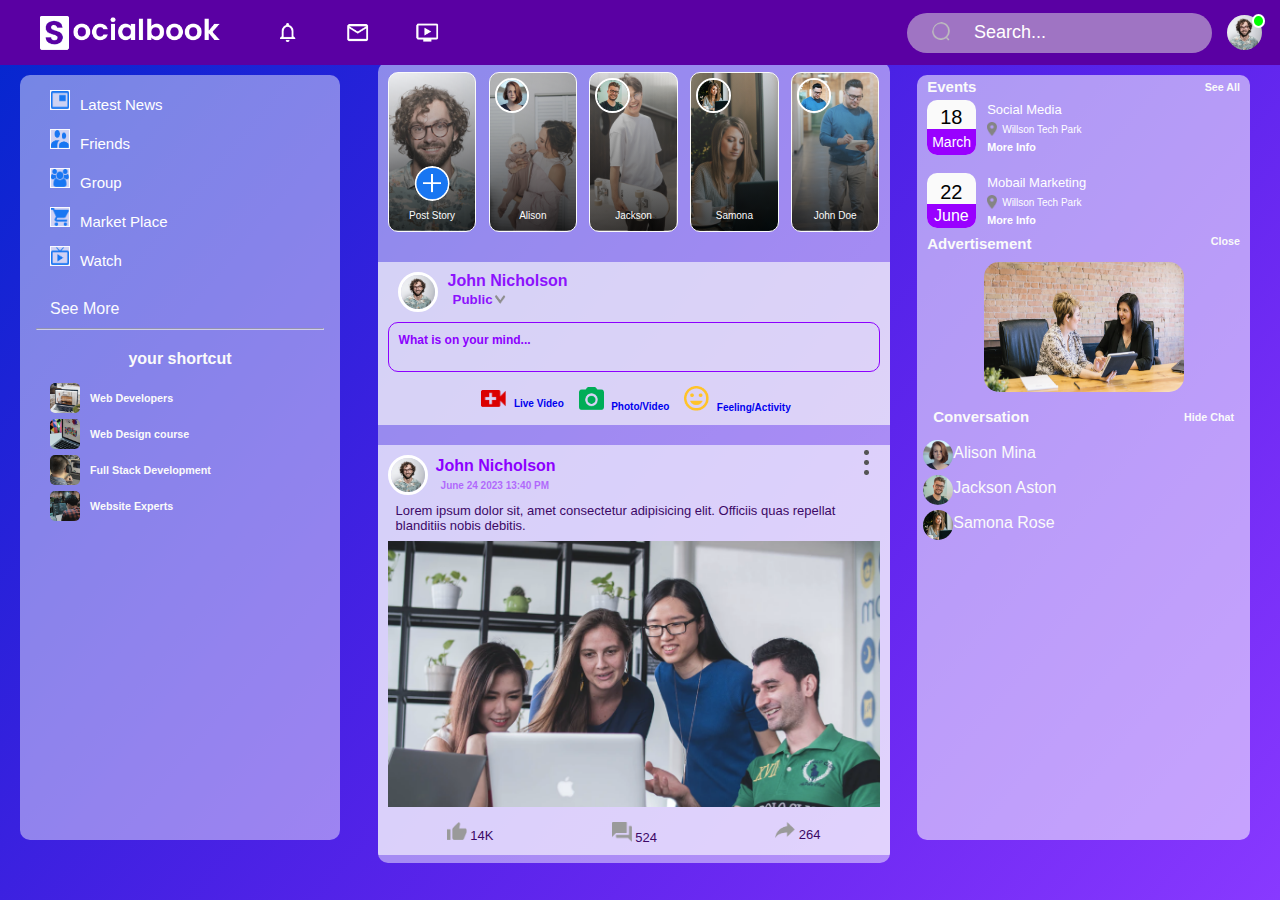
<file: index.html>
<!DOCTYPE html>
<html lang="en">
<head>
  <meta charset="UTF-8">
  <meta name="viewport" content="width=device-width, initial-scale=1.0">
  <title>Social Book</title>
  <link rel="shortcut icon" href="images/group.png">
  <link rel="stylesheet" href="style.css">
</head>
<body>
<!--................. nav ...............  -->
  <nav class="nave">
    <div class="left">
      <img class="logo" src="images/logo2.png">
      <ul>
        <li><img src="images/notification.png"></li>
        <li><img src="images/inbox.png"></li>
        <li><img src="images/video.png"></li>
      </ul>
    </div>

    <div class="right">
      <div class="search">
        <img src="images/search.png">
        <input type="text" placeholder="Search...">
      </div>
      <img src="images/profile-pic.png" onclick="show()">
    </div>

    <div class="drop-down-setting">
      <a href="profile.html"><div class="profile">
        <img src="images/profile-pic.png">  
        <div>
          <p>John Nicholson</p>
          <h6>See Your Profile</h6>
        </div></a>
        <label class="theme-switch">
          <input onclick="profDarck()" type="checkbox" class="theme-switch__checkbox">
          <div class="theme-switch__container">
            <div class="theme-switch__clouds"></div>
            <div class="theme-switch__stars-container">
              <svg xmlns="http://www.w3.org/2000/svg" viewBox="0 0 144 55" fill="none">
                <path fill-rule="evenodd" clip-rule="evenodd" d="M135.831 3.00688C135.055 3.85027 134.111 4.29946 133 4.35447C134.111 4.40947 135.055 4.85867 135.831 5.71123C136.607 6.55462 136.996 7.56303 136.996 8.72727C136.996 7.95722 137.172 7.25134 137.525 6.59129C137.886 5.93124 138.372 5.39954 138.98 5.00535C139.598 4.60199 140.268 4.39114 141 4.35447C139.88 4.2903 138.936 3.85027 138.16 3.00688C137.384 2.16348 136.996 1.16425 136.996 0C136.996 1.16425 136.607 2.16348 135.831 3.00688ZM31 23.3545C32.1114 23.2995 33.0551 22.8503 33.8313 22.0069C34.6075 21.1635 34.9956 20.1642 34.9956 19C34.9956 20.1642 35.3837 21.1635 36.1599 22.0069C36.9361 22.8503 37.8798 23.2903 39 23.3545C38.2679 23.3911 37.5976 23.602 36.9802 24.0053C36.3716 24.3995 35.8864 24.9312 35.5248 25.5913C35.172 26.2513 34.9956 26.9572 34.9956 27.7273C34.9956 26.563 34.6075 25.5546 33.8313 24.7112C33.0551 23.8587 32.1114 23.4095 31 23.3545ZM0 36.3545C1.11136 36.2995 2.05513 35.8503 2.83131 35.0069C3.6075 34.1635 3.99559 33.1642 3.99559 32C3.99559 33.1642 4.38368 34.1635 5.15987 35.0069C5.93605 35.8503 6.87982 36.2903 8 36.3545C7.26792 36.3911 6.59757 36.602 5.98015 37.0053C5.37155 37.3995 4.88644 37.9312 4.52481 38.5913C4.172 39.2513 3.99559 39.9572 3.99559 40.7273C3.99559 39.563 3.6075 38.5546 2.83131 37.7112C2.05513 36.8587 1.11136 36.4095 0 36.3545ZM56.8313 24.0069C56.0551 24.8503 55.1114 25.2995 54 25.3545C55.1114 25.4095 56.0551 25.8587 56.8313 26.7112C57.6075 27.5546 57.9956 28.563 57.9956 29.7273C57.9956 28.9572 58.172 28.2513 58.5248 27.5913C58.8864 26.9312 59.3716 26.3995 59.9802 26.0053C60.5976 25.602 61.2679 25.3911 62 25.3545C60.8798 25.2903 59.9361 24.8503 59.1599 24.0069C58.3837 23.1635 57.9956 22.1642 57.9956 21C57.9956 22.1642 57.6075 23.1635 56.8313 24.0069ZM81 25.3545C82.1114 25.2995 83.0551 24.8503 83.8313 24.0069C84.6075 23.1635 84.9956 22.1642 84.9956 21C84.9956 22.1642 85.3837 23.1635 86.1599 24.0069C86.9361 24.8503 87.8798 25.2903 89 25.3545C88.2679 25.3911 87.5976 25.602 86.9802 26.0053C86.3716 26.3995 85.8864 26.9312 85.5248 27.5913C85.172 28.2513 84.9956 28.9572 84.9956 29.7273C84.9956 28.563 84.6075 27.5546 83.8313 26.7112C83.0551 25.8587 82.1114 25.4095 81 25.3545ZM136 36.3545C137.111 36.2995 138.055 35.8503 138.831 35.0069C139.607 34.1635 139.996 33.1642 139.996 32C139.996 33.1642 140.384 34.1635 141.16 35.0069C141.936 35.8503 142.88 36.2903 144 36.3545C143.268 36.3911 142.598 36.602 141.98 37.0053C141.372 37.3995 140.886 37.9312 140.525 38.5913C140.172 39.2513 139.996 39.9572 139.996 40.7273C139.996 39.563 139.607 38.5546 138.831 37.7112C138.055 36.8587 137.111 36.4095 136 36.3545ZM101.831 49.0069C101.055 49.8503 100.111 50.2995 99 50.3545C100.111 50.4095 101.055 50.8587 101.831 51.7112C102.607 52.5546 102.996 53.563 102.996 54.7273C102.996 53.9572 103.172 53.2513 103.525 52.5913C103.886 51.9312 104.372 51.3995 104.98 51.0053C105.598 50.602 106.268 50.3911 107 50.3545C105.88 50.2903 104.936 49.8503 104.16 49.0069C103.384 48.1635 102.996 47.1642 102.996 46C102.996 47.1642 102.607 48.1635 101.831 49.0069Z" fill="currentColor"></path>
              </svg>
            </div>
            <div class="theme-switch__circle-container">
              <div class="theme-switch__sun-moon-container">
                <div class="theme-switch__moon">
                  <div class="theme-switch__spot"></div>
                  <div class="theme-switch__spot"></div>
                  <div class="theme-switch__spot"></div>
                </div>
              </div>
            </div>
          </div>
        </label>
      </div>
      <hr>
      <a href="#"><div class="feedback">
        <img src="images/feedback.png">
        <div>
          <p>Give Feedback</p>
          <h6>Help us to improve the new design</h6>
        </div>
      </div></a>
      <hr>
      <div class="settings">
        <a href="#"><div><img src="images/setting.png">Settings & Privacy <img class="ic" src="images/arrow.png"></div></a>
        <a href="#"><div><img src="images/help.png">Help & Support <img class="ic" src="images/arrow.png"></div></a>
        <a href="#"><div><img src="images/display.png">Display & Accessibility <img class="ic" src="images/arrow.png"></div></a>
        <a href="#"><div><img src="images/logout.png">Logout <img class="ic" src="images/arrow.png"></div></a>
      </div>
    </div>

  </nav>

  <div class="container">
<!--.................. aside................ -->
    <aside class="container-left">
      <div class="shorts">
        <a href="#"><img src="images/news.png"><span>Latest News</span></a>
        <a href="#"><img src="images/friends.png"><span>Friends</span></a>
        <a href="#"><img src="images/group.png"><span>Group</span></a>
        <a href="#"><img src="images/marketplace.png"><span>Market Place</span></a>
        <a href="#"><img src="images/watch.png"><span>Watch</span></a>
        <a id="seemore" href="#">See More</a>
      </div>
      
      <hr>
      <h4>your shortcut</h4>
      <div class="sortcuts">
        <a href="#"><img src="images/shortcut-1.png"><h6>Web Developers</h6></a>
        <a href="#"><img src="images/shortcut-2.png"><h6>Web Design course</h6></a>
        <a href="#"><img src="images/shortcut-3.png"><h6>Full Stack Development</h6></a>
        <a href="#"><img src="images/shortcut-4.png"><h6>Website Experts</h6></a>
      </div>
    </aside>
<!--................. main ..................-->
    <main>
      <div class="story-gallery">
        <div class="story story1">
          <img class="im" src="images/upload.png">
          <p>Post Story</p>
        </div>
        <div class="story story2">
          <img class="im" src="images/member-1.png">
          <p>Alison</p>
        </div>
        <div class="story story3">
          <img class="im" src="images/member-2.png">
          <p>Jackson</p>
        </div>
        <div class="story story4">
          <img class="im" src="images/member-3.png">
          <p>Samona</p>
        </div>
        <div class="story story5">
          <img class="im" src="images/member-4.png">
          <p>John Doe</p>
        </div>
      </div>

      <div class="write-post-container">
        <div class="prof">
          <img src="images/profile-pic.png" alt="">
          <div>
            <p>John Nicholson</p>
            <small>Public <img src="images/arrow.png"></small>
          </div>
        </div>
        

        <div class="textarea">
          <textarea placeholder="What is on your mind..." rows="2"></textarea>
        </div>
        <div class="post-link">
          <a href="#">
            <img src="images/live-video.png">
            <small>Live Video</small>
          </a>
          <a href="#">
            <img src="images/photo.png">
            <small>Photo/Video</small>
          </a>
          <a href="#">
            <img src="images/feeling.png">
            <small>Feeling/Activity</small>
          </a>
        </div>
      </div>

      <div class="posts">
        <div class="prof">
          <img src="images/profile-pic.png" alt="">
          <div>
            <p>John Nicholson</p>
            <small>June 24 2023 13:40 PM</small>
          </div>
          <div class="more">
            <img src="images/more.png">
          </div>
        </div>
        <p class="p">
          Lorem ipsum dolor sit, amet consectetur adipisicing elit. Officiis quas repellat blanditiis nobis debitis.
        </p>
        <img src="images/feed-image-1.png">
        <div class="pip">
          <div><img src="images/like.png"> 14K</div>
          <div><img src="images/comments.png"> 524</div>
          <div><img src="images/share.png"> 264</div>
        </div>
      </div>

      <div class="posts">
        <div class="prof">
          <img src="images/profile-pic.png" alt="">
          <div>
            <p>John Nicholson</p>
            <small>June 24 2023 13:40 PM</small>
          </div>
          <div class="more">
            <img src="images/more.png">
          </div>
        </div>
        <p class="p">
          Lorem ipsum dolor sit, amet consectetur adipisicing elit. Officiis quas repellat blanditiis nobis debitis.
        </p>
        <img src="images/feed-image-2.png">
        <div class="pip">
          <div><img src="images/like.png"> 14K</div>
          <div><img src="images/comments.png"> 524</div>
          <div><img src="images/share.png"> 264</div>
        </div>
      </div>

      <div class="posts">
        <div class="prof">
          <img src="images/profile-pic.png" alt="">
          <div>
            <p>John Nicholson</p>
            <small>June 24 2023 13:40 PM</small>
          </div>
          <div class="more">
            <img src="images/more.png">
          </div>
        </div>
        <p class="p">
          Lorem ipsum dolor sit, amet consectetur adipisicing elit. Officiis quas repellat blanditiis nobis debitis.
        </p>
        <img src="images/feed-image-3.png">
        <div class="pip">
          <div><img src="images/like.png"> 14K</div>
          <div><img src="images/comments.png"> 524</div>
          <div><img src="images/share.png"> 264</div>
        </div>
      </div>

      <div class="posts">
        <div class="prof">
          <img src="images/profile-pic.png" alt="">
          <div>
            <p>John Nicholson</p>
            <small>June 24 2023 13:40 PM</small>
          </div>
          <div class="more">
            <img src="images/more.png">
          </div>
        </div>
        <p class="p">
          Lorem ipsum dolor sit, amet consectetur adipisicing elit. Officiis quas repellat blanditiis nobis debitis.
        </p>
        <img src="images/feed-image-4.png">
        <div class="pip">
          <div><img src="images/like.png"> 14K</div>
          <div><img src="images/comments.png"> 524</div>
          <div><img src="images/share.png"> 264</div>
        </div>
      </div>

      <div class="posts">
        <div class="prof">
          <img src="images/profile-pic.png" alt="">
          <div>
            <p>John Nicholson</p>
            <small>June 24 2023 13:40 PM</small>
          </div>
          <div class="more">
            <img src="images/more.png">
          </div>
        </div>
        <p class="p">
          Lorem ipsum dolor sit, amet consectetur adipisicing elit. Officiis quas repellat blanditiis nobis debitis.
        </p>
        <img src="images/feed-image-5.png">
        <div class="pip">
          <div><img src="images/like.png"> 14K</div>
          <div><img src="images/comments.png"> 524</div>
          <div><img src="images/share.png"> 264</div>
        </div>
      </div>

    </main>
<!--................. aside ..................-->
    <aside class="cont-right">
      <div class="nav">
        <h3>Events</h3>
        <a href="#"><h6>See All</h6></a>
      </div>
      <div class="events">
        <div class="dat">
          <div class="march">
            <dt>18</dt>
            <p>March</p>
          </div>
          <div class="text">
            <p>Social Media</p>
            <div class="loc"><img src="images/location.png"><sup>Willson Tech Park</sup></div>
            <h5>More Info</h5>
          </div>
        </div>
        
      
        <div class="june">
          <dt>22</dt>
          <p>June</p>
        </div>
        <div class="text">
          <p>Mobail Marketing</p>
          <div class="loc"><img src="images/location.png"><sup>Willson Tech Park</sup></div>
          <h5>More Info</h5>
        </div>
      </div>
      <div class="advert">
        <div class="right-nav"><h3>Advertisement</h3><a href="#"><h6>Close</h6></a></div>
        <img src="images/advertisement.png">
      </div>
      <div class="conversation">
        <div class="conv-nav">
          <h3>Conversation</h3>
          <h6>Hide Chat</h6>
        </div>
        <div class="images">
          <div class="i1">
            <img src="images/member-1.png">
            Alison Mina
          </div>
          <div class="i1">
            <img src="images/member-2.png">
            Jackson Aston
          </div>
          <div class="i1">
            <img src="images/member-3.png">
            Samona Rose
          </div>
        </div>
      </div>

    </aside>

  </div>

  <script src="script.js"></script>
</body>
</html>
</file>
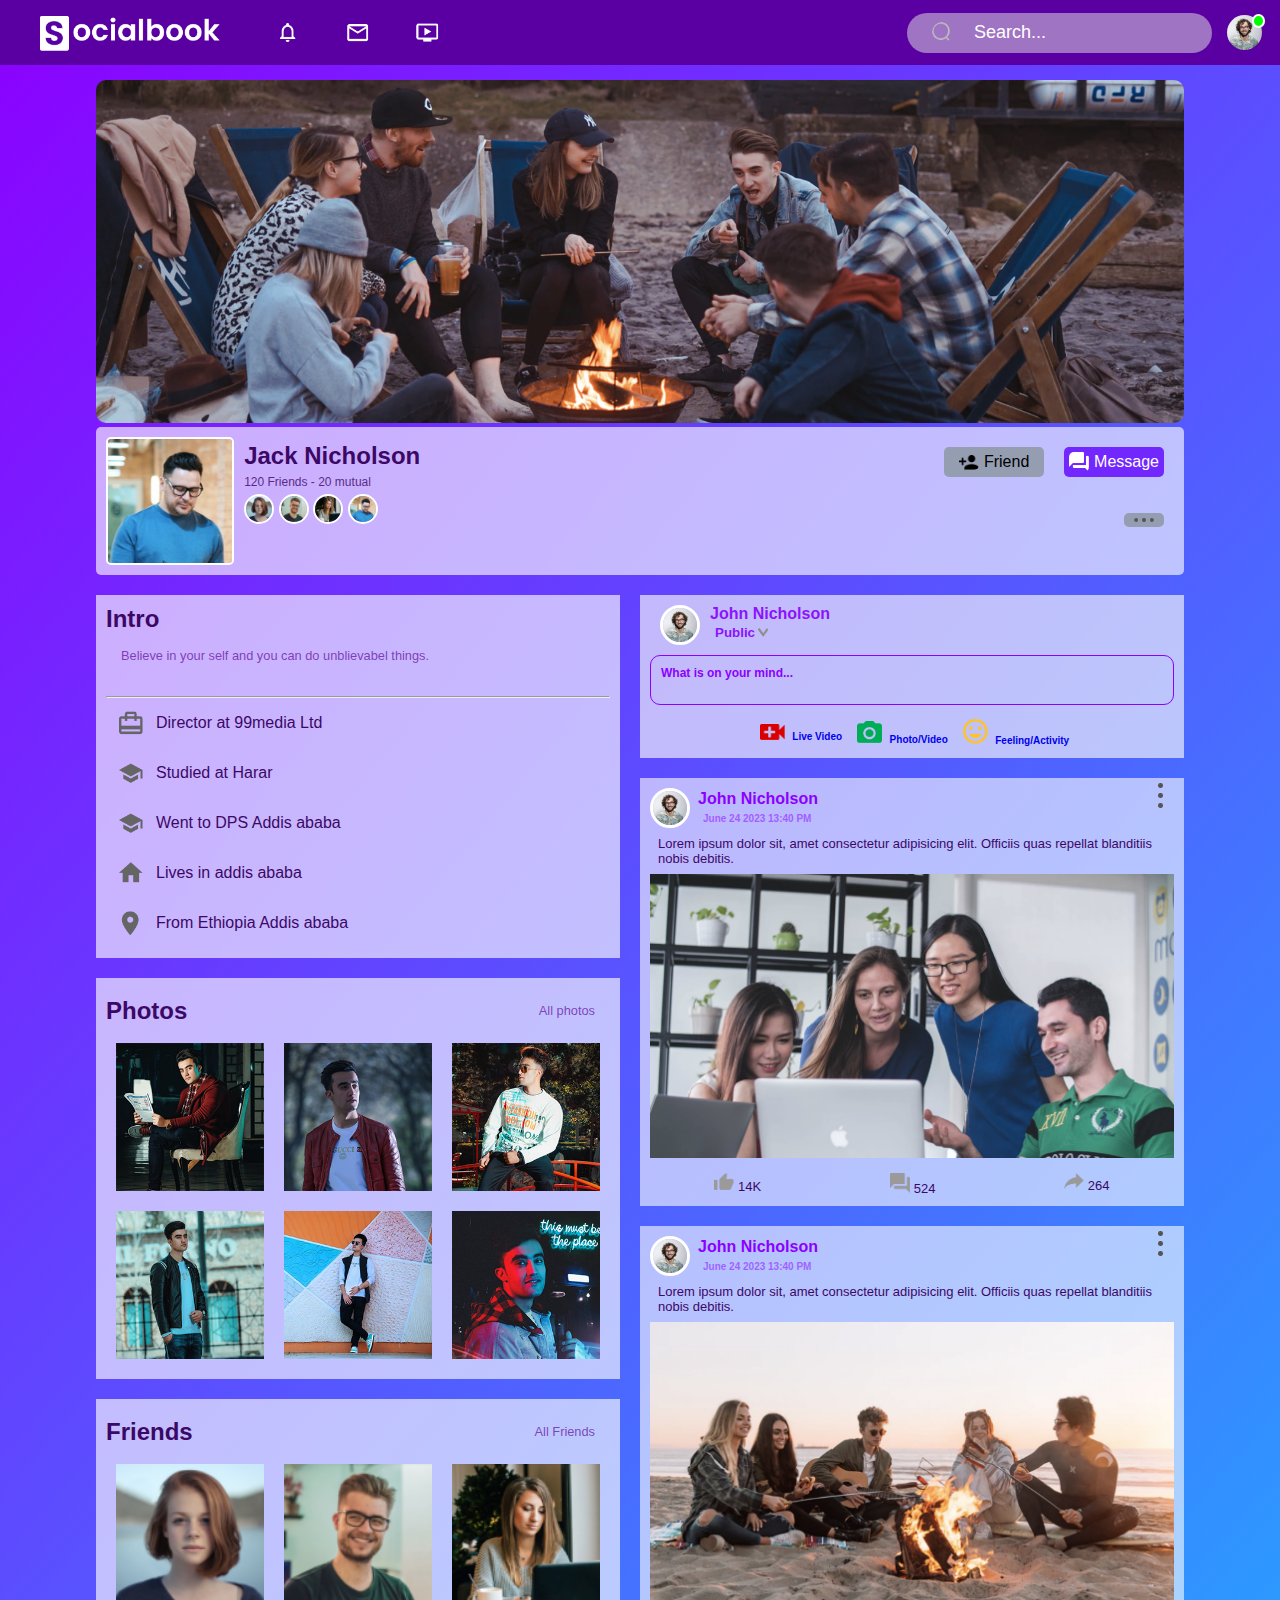
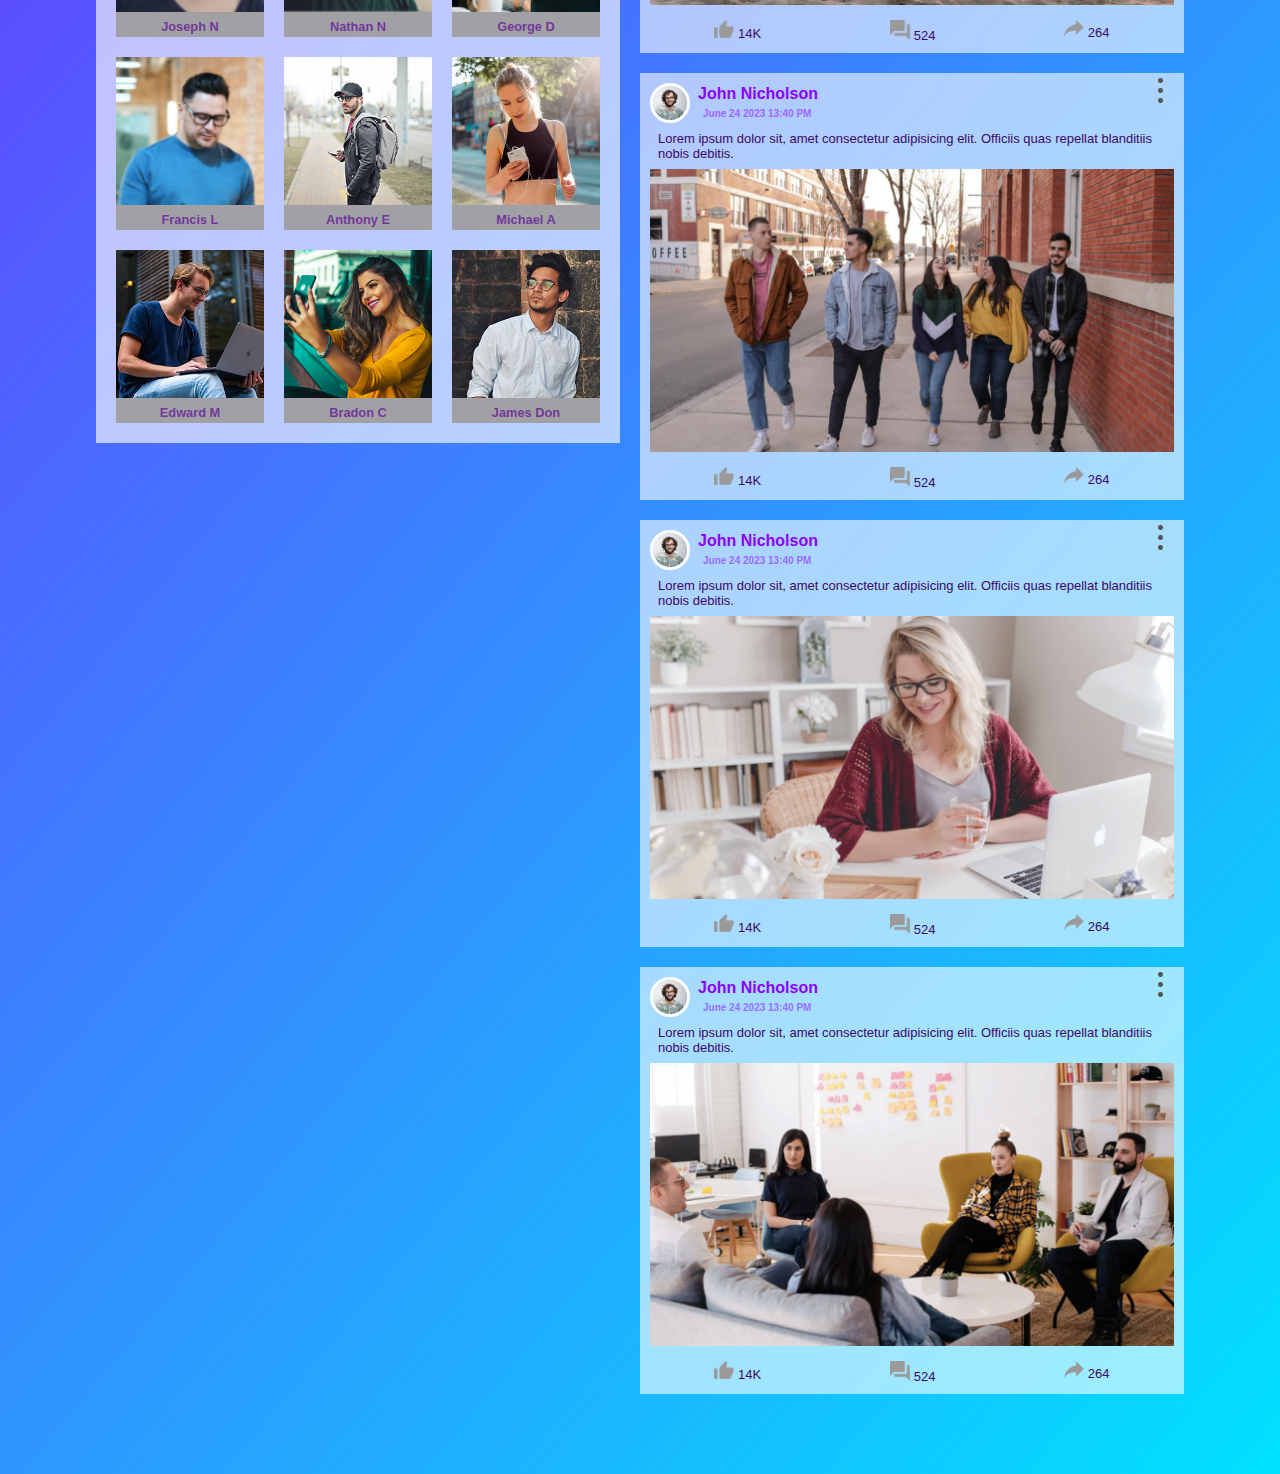
<file: profile.html>
<!DOCTYPE html>
<html lang="en">
<head>
  <meta charset="UTF-8">
  <meta name="viewport" content="width=device-width, initial-scale=1.0">
  <title>Profile Social Book</title>
  <link rel="shortcut icon" href="images/group.png">
  <link rel="stylesheet" href="style.css">
</head>
<body>
<!--................. nav ...............  -->
  <nav class="nave">
    <div class="left">
      <a href="index.html"><img class="logo" src="images/logo2.png"></a>
      <ul>
        <li><img src="images/notification.png"></li>
        <li><img src="images/inbox.png"></li>
        <li><img src="images/video.png"></li>
      </ul>
    </div>

    <div class="right">
      <div class="search">
        <img src="images/search.png">
        <input type="text" placeholder="Search...">
      </div>
      <img src="images/profile-pic.png" onclick="show()">
    </div>

    <div class="drop-down-setting">
      <div class="profile">
        <img src="images/profile-pic.png">  
        <div>
          <p>John Nicholson</p> 
          <h6>Phone: 1234567890</h6>
        </div>
        <!-- <label class="theme-switch">
          <input onclick="profDarck()" type="checkbox" class="theme-switch__checkbox">
          <div class="theme-switch__container">
            <div class="theme-switch__clouds"></div>
            <div class="theme-switch__stars-container">
              <svg xmlns="http://www.w3.org/2000/svg" viewBox="0 0 144 55" fill="none">
                <path fill-rule="evenodd" clip-rule="evenodd" d="M135.831 3.00688C135.055 3.85027 134.111 4.29946 133 4.35447C134.111 4.40947 135.055 4.85867 135.831 5.71123C136.607 6.55462 136.996 7.56303 136.996 8.72727C136.996 7.95722 137.172 7.25134 137.525 6.59129C137.886 5.93124 138.372 5.39954 138.98 5.00535C139.598 4.60199 140.268 4.39114 141 4.35447C139.88 4.2903 138.936 3.85027 138.16 3.00688C137.384 2.16348 136.996 1.16425 136.996 0C136.996 1.16425 136.607 2.16348 135.831 3.00688ZM31 23.3545C32.1114 23.2995 33.0551 22.8503 33.8313 22.0069C34.6075 21.1635 34.9956 20.1642 34.9956 19C34.9956 20.1642 35.3837 21.1635 36.1599 22.0069C36.9361 22.8503 37.8798 23.2903 39 23.3545C38.2679 23.3911 37.5976 23.602 36.9802 24.0053C36.3716 24.3995 35.8864 24.9312 35.5248 25.5913C35.172 26.2513 34.9956 26.9572 34.9956 27.7273C34.9956 26.563 34.6075 25.5546 33.8313 24.7112C33.0551 23.8587 32.1114 23.4095 31 23.3545ZM0 36.3545C1.11136 36.2995 2.05513 35.8503 2.83131 35.0069C3.6075 34.1635 3.99559 33.1642 3.99559 32C3.99559 33.1642 4.38368 34.1635 5.15987 35.0069C5.93605 35.8503 6.87982 36.2903 8 36.3545C7.26792 36.3911 6.59757 36.602 5.98015 37.0053C5.37155 37.3995 4.88644 37.9312 4.52481 38.5913C4.172 39.2513 3.99559 39.9572 3.99559 40.7273C3.99559 39.563 3.6075 38.5546 2.83131 37.7112C2.05513 36.8587 1.11136 36.4095 0 36.3545ZM56.8313 24.0069C56.0551 24.8503 55.1114 25.2995 54 25.3545C55.1114 25.4095 56.0551 25.8587 56.8313 26.7112C57.6075 27.5546 57.9956 28.563 57.9956 29.7273C57.9956 28.9572 58.172 28.2513 58.5248 27.5913C58.8864 26.9312 59.3716 26.3995 59.9802 26.0053C60.5976 25.602 61.2679 25.3911 62 25.3545C60.8798 25.2903 59.9361 24.8503 59.1599 24.0069C58.3837 23.1635 57.9956 22.1642 57.9956 21C57.9956 22.1642 57.6075 23.1635 56.8313 24.0069ZM81 25.3545C82.1114 25.2995 83.0551 24.8503 83.8313 24.0069C84.6075 23.1635 84.9956 22.1642 84.9956 21C84.9956 22.1642 85.3837 23.1635 86.1599 24.0069C86.9361 24.8503 87.8798 25.2903 89 25.3545C88.2679 25.3911 87.5976 25.602 86.9802 26.0053C86.3716 26.3995 85.8864 26.9312 85.5248 27.5913C85.172 28.2513 84.9956 28.9572 84.9956 29.7273C84.9956 28.563 84.6075 27.5546 83.8313 26.7112C83.0551 25.8587 82.1114 25.4095 81 25.3545ZM136 36.3545C137.111 36.2995 138.055 35.8503 138.831 35.0069C139.607 34.1635 139.996 33.1642 139.996 32C139.996 33.1642 140.384 34.1635 141.16 35.0069C141.936 35.8503 142.88 36.2903 144 36.3545C143.268 36.3911 142.598 36.602 141.98 37.0053C141.372 37.3995 140.886 37.9312 140.525 38.5913C140.172 39.2513 139.996 39.9572 139.996 40.7273C139.996 39.563 139.607 38.5546 138.831 37.7112C138.055 36.8587 137.111 36.4095 136 36.3545ZM101.831 49.0069C101.055 49.8503 100.111 50.2995 99 50.3545C100.111 50.4095 101.055 50.8587 101.831 51.7112C102.607 52.5546 102.996 53.563 102.996 54.7273C102.996 53.9572 103.172 53.2513 103.525 52.5913C103.886 51.9312 104.372 51.3995 104.98 51.0053C105.598 50.602 106.268 50.3911 107 50.3545C105.88 50.2903 104.936 49.8503 104.16 49.0069C103.384 48.1635 102.996 47.1642 102.996 46C102.996 47.1642 102.607 48.1635 101.831 49.0069Z" fill="currentColor"></path>
              </svg>
            </div>
            <div class="theme-switch__circle-container">
              <div class="theme-switch__sun-moon-container">
                <div class="theme-switch__moon">
                  <div class="theme-switch__spot"></div>
                  <div class="theme-switch__spot"></div>
                  <div class="theme-switch__spot"></div>
                </div>
              </div>
            </div>
          </div>
        </label> -->
      </div>
      <hr>
      <a href="#"><div class="feedback">
        <img src="images/feedback.png">
        <div>
          <p>Give Feedback</p>
          <h6>Help us to improve the new design</h6>
        </div>
      </div></a>
      <hr>
      <div class="settings">
        <a href="#"><div><img src="images/setting.png">Settings & Privacy <img class="ic" src="images/arrow.png"></div></a>
        <a href="#"><div><img src="images/help.png">Help & Support <img class="ic" src="images/arrow.png"></div></a>
        <a href="#"><div><img src="images/display.png">Display & Accessibility <img class="ic" src="images/arrow.png"></div></a>
        <a href="#"><div><img src="images/logout.png">Logout <img class="ic" src="images/arrow.png"></div></a>
      </div>
    </div>

  </nav>

  <div class="profile-container">
    <div class="cover">
      <img src="images/cover.png">
    </div>


    <div class="profa">
      <img src="images/profile.png">
      <div class="texts">
        <h2>Jack Nicholson</h2>
        <p>120 Friends - 20 mutual</p>
        <img src="images/member-1.png">
        <img src="images/member-2.png">
        <img src="images/member-3.png">
        <img src="images/member-4.png">
      </div>
      <div class="prof-right">
        <div><img src="images/add-friends.png"> Friend</div>
        <div class="msg"><img src="images/message.png"> Message</div>
        <div class="mr"><img src="images/more.png"></div>
      </div>
    </div>

    <div class="prof-contents">
      
      <div class="right-left-left">

        <div class="intro">
          <h2>Intro</h2>
          <p>Believe in your self and you can do unblievabel things.</p>
          <br>
          <hr>
          <ul>
            <li><img src="images/profile-job.png"> Director at 99media Ltd</li>
            <li><img src="images/profile-study.png"> Studied at Harar</li>
            <li><img src="images/profile-study.png"> Went to DPS Addis ababa</li>
            <li><img src="images/profile-home.png"> Lives in addis ababa</li>
            <li><img src="images/profile-location.png"> From Ethiopia Addis ababa</li>
          </ul>
        </div>

        <div class="intro">

          <div class="ph-text">
            <h2>Photos</h2>
            <a href="#"><p>All photos</p></a>
          </div>

          <div class="ph-img">
            <img src="images/photo1.png">
            <img src="images/photo2.png">
            <img src="images/photo3.png">
            <img src="images/photo4.png">
            <img src="images/photo5.png">
            <img src="images/photo6.png">
          </div>
  
        </div>

        <div class="intro">

          <div class="ph-text">
            <h2>Friends</h2>
            <a href="#"><p>All Friends</p></a>
          </div>
          
          <div class="ph-img">
            <div><img src="images/member-1.png"> <p>Joseph N</p> </div>
            <div><img src="images/member-2.png"> <p>Nathan N</p> </div>
            <div><img src="images/member-3.png"> <p>George D</p> </div>
            <div><img src="images/member-4.png"> <p>Francis L</p> </div>
            <div><img src="images/member-5.png"> <p>Anthony E</p> </div>
            <div><img src="images/member-6.png"> <p>Michael A</p> </div>
            <div><img src="images/member-7.png"> <p>Edward M</p> </div>
            <div><img src="images/member-8.png"> <p>Bradon C</p> </div>
            <div><img src="images/member-9.png"> <p>James Don</p> </div>
          </div>
  
        </div>

      </div>

      <div class="right-left-right">
        <div class="write-post-container">
          <div class="prof">
            <img src="images/profile-pic.png" alt="">
            <div>
              <p>John Nicholson</p>
              <small>Public <img src="images/arrow.png"></small>
            </div>
          </div>
          

          <div class="textarea">
            <textarea placeholder="What is on your mind..." rows="2"></textarea>
          </div>
          <div class="post-link">
            <a href="#">
              <img src="images/live-video.png">
              <small>Live Video</small>
            </a>
            <a href="#">
              <img src="images/photo.png">
              <small>Photo/Video</small>
            </a>
            <a href="#">
              <img src="images/feeling.png">
              <small>Feeling/Activity</small>
            </a>
          </div>
        </div>

        <div class="posts">
          <div class="prof">
            <img src="images/profile-pic.png" alt="">
            <div>
              <p>John Nicholson</p>
              <small>June 24 2023 13:40 PM</small>
            </div>
            <div class="more">
              <img src="images/more.png">
            </div>
          </div>
          <p class="p">
            Lorem ipsum dolor sit, amet consectetur adipisicing elit. Officiis quas repellat blanditiis nobis debitis.
          </p>
          <img src="images/feed-image-1.png">
          <div class="pip">
            <div><img src="images/like.png"> 14K</div>
            <div><img src="images/comments.png"> 524</div>
            <div><img src="images/share.png"> 264</div>
          </div>
        </div>

        <div class="posts">
          <div class="prof">
            <img src="images/profile-pic.png" alt="">
            <div>
              <p>John Nicholson</p>
              <small>June 24 2023 13:40 PM</small>
            </div>
            <div class="more">
              <img src="images/more.png">
            </div>
          </div>
          <p class="p">
            Lorem ipsum dolor sit, amet consectetur adipisicing elit. Officiis quas repellat blanditiis nobis debitis.
          </p>
          <img src="images/feed-image-2.png">
          <div class="pip">
            <div><img src="images/like.png"> 14K</div>
            <div><img src="images/comments.png"> 524</div>
            <div><img src="images/share.png"> 264</div>
          </div>
        </div>

        <div class="posts">
          <div class="prof">
            <img src="images/profile-pic.png" alt="">
            <div>
              <p>John Nicholson</p>
              <small>June 24 2023 13:40 PM</small>
            </div>
            <div class="more">
              <img src="images/more.png">
            </div>
          </div>
          <p class="p">
            Lorem ipsum dolor sit, amet consectetur adipisicing elit. Officiis quas repellat blanditiis nobis debitis.
          </p>
          <img src="images/feed-image-3.png">
          <div class="pip">
            <div><img src="images/like.png"> 14K</div>
            <div><img src="images/comments.png"> 524</div>
            <div><img src="images/share.png"> 264</div>
          </div>
        </div>

        <div class="posts">
          <div class="prof">
            <img src="images/profile-pic.png" alt="">
            <div>
              <p>John Nicholson</p>
              <small>June 24 2023 13:40 PM</small>
            </div>
            <div class="more">
              <img src="images/more.png">
            </div>
          </div>
          <p class="p">
            Lorem ipsum dolor sit, amet consectetur adipisicing elit. Officiis quas repellat blanditiis nobis debitis.
          </p>
          <img src="images/feed-image-4.png">
          <div class="pip">
            <div><img src="images/like.png"> 14K</div>
            <div><img src="images/comments.png"> 524</div>
            <div><img src="images/share.png"> 264</div>
          </div>
        </div>

        <div class="posts">
          <div class="prof">
            <img src="images/profile-pic.png" alt="">
            <div>
              <p>John Nicholson</p>
              <small>June 24 2023 13:40 PM</small>
            </div>
            <div class="more">
              <img src="images/more.png">
            </div>
          </div>
          <p class="p">
            Lorem ipsum dolor sit, amet consectetur adipisicing elit. Officiis quas repellat blanditiis nobis debitis.
          </p>
          <img src="images/feed-image-5.png">
          <div class="pip">
            <div><img src="images/like.png"> 14K</div>
            <div><img src="images/comments.png"> 524</div>
            <div><img src="images/share.png"> 264</div>
          </div>
        </div>
      </div>
    </div>

  </div>
  

  <script src="script.js"></script>
</body>
</html>
</file>
<file: style.css>
*{
  margin: 0;
  padding: 0;
  box-sizing: border-box;
  font-family: Arial, Helvetica, sans-serif;
  transition: background 0.4s;
}
body{
  background:linear-gradient(130deg, #8c00ff, rgb(0, 225, 255));
}
.nave{
  background-color: rgb(90, 0, 163);
  display: flex;
  justify-content: space-between;
  max-height: 65px;
  width: 100%;
  position: fixed;
  z-index: 999;
}

.nav-darck{
  background-color: #1D1F2C;
}
.left{
  display: flex;
}
.left .logo{
  width: 200px;
  height: auto;
  margin-left: 30px;
  padding: 10px;
}
.left ul{
  display: flex;
  width: 150px;
  margin: 0 55px 0 30px;
  padding: 15px;
  gap: 15px;
}
.left ul li{
  list-style: none;
  text-align: center;
  color: white;
}
.left ul li img{
  width: 25px;
  margin: 5px 30px 0 0;
  cursor: pointer;
}
.right{
  display: flex;
  justify-content: center;
  align-items: center;
  gap: 10px;
  margin-right: 15px;
  top: 0;
}
.right .search{
  background-color: rgba(226, 226, 226, 0.514);
  width: 90%;
  border-radius: 30px;
  height: 40px;
  display: flex;
  justify-content: center;
  align-items: center;
  overflow: hidden;
}
.right .search img{
  width: 30px;
  margin: 20px 2px 20px 20px;
  cursor: pointer;
}
.right input{
  background: rgba(245, 222, 179, 0);
  color: white;
  border: none;
  width: 100%;
  height: 100%;
  margin-right: -10px;
  padding: 15px;
  font-size: large;
}
::placeholder{
  color: white;
}
.right img{
  width: 45px;
  border-radius: 50%;
  padding: 5px;
  margin-right: 15px;
  cursor: pointer;
}
nav .right::after{
  content: '';
  width: 10px;
  height: 10px;
  border-radius: 50%;
  background-color: rgb(0, 255, 0);
  border: 2px solid white;
  margin-top: -23px;
  margin-left: -40px;
}
.container{
  display: flex;
  justify-content: space-between;
  width: 100%;
  height: 100vh;
  background: linear-gradient(130deg, rgb(2, 40, 206), rgba(183, 0, 255, 0.747));
  transition: background 0.4s;
}
.container-darck{
  background: linear-gradient(130deg, rgb(74, 94, 117), rgb(14, 27, 70));
}
.container-left{
  display: flex;
  flex-direction: column;
  background: rgba(255, 255, 255, 0.445);
  flex-basis: 25%;
  position: sticky;
  align-self: flex-start;
  height: 85%;
  border-radius: 10px;
  top: 75px;
  left: 20px;
  overflow: hidden;
}
.container .left-darck{
  background: #1D1F2C;
}
.container-left .shorts{
  display: flex;
  justify-content: center;
  flex-direction: column;
  gap: 10px;
}
.container-left a{
   margin: 15px 0 -10px 30px;
   text-decoration: none;
   color: #fafaff;
}
.container-left .shorts img{
  width: 20px;
  height: 20px;
  margin: 0 10px 0 0;
  border: 1px solid;
  background-color: #fafafaa6;
}
span{
  font-size: 15px;
  color: white;
}
#seemore{
  margin-top: 30px;
}
main{
  flex-basis: 40%;
  height: 89%;
  overflow-x: hidden;
  overflow-y: auto;
  background: rgba(255, 255, 255, 0.473);
  border-radius: 10px;
  margin: 0 50px;
  margin-top: 62px;
}
.container .main-darck{
  background: #1D1F2C;
}
.cont-right{
  background: rgba(255, 255, 255, 0.541);
  flex-basis: 26%;
  position: sticky;
  align-self: flex-start;
  height: 85%;
  border-radius: 10px;
  display: flex;
  flex-direction: column;
  top: 75px;
  right: 30px;
}
.container .right-darck{
  background: #1D1F2C;
}
.container-left hr{
  width: 90%;
  margin: 20px auto;
  opacity: 0.7;
}
h4{
  color: #fafafa;
  text-align: center;
  margin-bottom: -20px;
}
.sortcuts  h6{
  margin-left: 40px;
  margin-top: -25px;
}
.sortcuts{
  margin-top: 20px;
  display: flex;
  flex-direction: column;
  gap: 10px;
}
.sortcuts img{
  width: 30px;
  height: 30px;
  border-radius: 5px;
}
.nav{
  display: flex;
  justify-content: space-between;
  align-items: center;
  width: 100%;
  padding: 3px 10px 0 10px;
}
h3{
  color: #fafafa;
  font-size: 15px;
}
h6{
  color: #fafafa;
  margin-top: 0px;
}
a{
  text-decoration: none;
}
.cont-right .events{
  display: flex;
  flex-direction: column;
  position: absolute;
  top: 25px;
  left: 10px;
}

.cont-right .march{
  background-color: #fafafa;
  width: 27%;
  padding: 6px 0 0 0;
  border-radius: 10px; 
  display: flex;
  flex-direction: column;
  align-items: center;
}
dt{
  font-size: 20px;
}
.march p{
  background-color: rgb(153, 0, 255);
  color: white;
  font-size: 14px;
  padding: 5px;
  border-radius: 0 0 10px 10px;
  width: 100%;
}

.text{
  margin: -73px 0 0 40px;
  font-size: 13px;
  padding: 20px;
  color: #ffffff;
  
}
.cont-right .events img{
  width: 10px;
  margin: 5px 0;
}
sup{
  font-size: 10px;
  margin-left: 5px;
}
.cont-right .loc{
  display: flex;
  align-items: center;
}
.june{
  background-color: #fafafa;
  width: 27%;
  padding: 8px 0 0 0;
  border-radius: 10px; 
  display: flex;
  flex-direction: column;
  align-items: center;
}
.june p{
  background-color: rgb(153, 0, 255);
  color: white;
  text-align: center;
  padding: 3px;
  border-radius: 0 0 10px 10px;
  width: 100%;
}
.cont-right .advert{
  width: 100%;
  height: auto;
  margin-top: 130px;
  display: flex;
  flex-direction: column;
}
.cont-right .advert .right-nav{
  display: flex;
  justify-content: space-between;
  padding: 10px;
}
.cont-right .advert img{
  width: 200px;
  height: 130px;
  border-radius: 15px;
  align-self: center;
}
.cont-right .conversation{
  width: 100%;
  padding: 6px;
}
.cont-right .conv-nav{
  width: 100%;
  display: flex;
  align-items: center;
  justify-content: space-between;
  padding: 10px;
}
.cont-right .images{
  display: flex;
  flex-direction: column;
}
.cont-right .images img{
  margin-top: 5px;
  border-radius: 50%;
  width: 30px;
}
.i1{
  display: flex;
  align-items: center;
  color: #fafafa;
}
.story-gallery{
  display: flex;
  width: 100%;
  justify-content: space-between;
  margin-bottom: 20px;
  padding: 2%;
  gap: 7px;
}
.story{
  flex-basis: 18%;
  padding: 16% 8%;
  position: relative;
  border: 1px solid;
  background: linear-gradient(175deg, rgba(255, 255, 255, 0.233), rgba(0, 0, 0, 0.767)),url(images/status-1.png) no-repeat;
  background-size: cover;
  background-position: center;
  border-radius: 10px;
  color: #fafafa;
}
.im{
  position: absolute;
  width: 40%;
  border-radius: 50%;
  border: 2px solid white;
  top: 5px;
  left: 5px;
}
.story p{
  position: absolute;
  width: 100%;
  text-align: center;
  bottom: 10px;
  left: 0;
  right: 0;
  font-size: 10px;
}
.story2{
  background: linear-gradient(175deg, rgba(255, 255, 255, 0.233), rgba(0, 0, 0, 0.767)),url(images/status-2.png) no-repeat;
  background-size: cover;
  background-position: center;
}
.story3{
  background: linear-gradient(175deg, rgba(255, 255, 255, 0.233), rgba(0, 0, 0, 0.767)),url(images/status-3.png) no-repeat;
  background-size: cover;
  background-position: center;
}
.story4{
  background: linear-gradient(175deg, rgba(255, 255, 255, 0.233), rgba(0, 0, 0, 0.767)),url(images/status-4.png) no-repeat;
  background-size: cover;
  background-position: center;
}
.story5{
  background: linear-gradient(175deg, rgba(255, 255, 255, 0.233), rgba(0, 0, 0, 0.767)),url(images/status-5.png) no-repeat;
  background-size: cover;
  background-position: center;
}
.story1 img{
  border: 0;
  top: unset;
  left: 50%;
  bottom: 30px;
  transform: translateX(-50%);
  cursor: pointer;
}
.write-post-container{
  width: 100%;
  padding: 10px;
  display: flex;
  flex-direction: column;
  background-color: #fafafaa4;
  color: rgb(140, 19, 253);
  font-weight: 600;
}
.write-post-container .prof{
  display: flex;
  width: 100%;
}
.write-post-container img{
  width: 40px;
  border-radius: 50%;
  margin: 0 10px;
  border: 3px solid white;
}
.write-post-container small img{
  width: 10px;
  height: 12px;
  transform: rotate(90deg);
  border: none;
  margin: -1px;
  cursor: pointer;
}
small{
  margin: 5px;
}
.textarea{
  width: 100%;
  margin: 10px;
  align-self: center;
}
textarea{
  width: 100%;
  border-radius: 10px;
  border: 1px solid;
  resize: none;
  padding: 10px;
  background: transparent;
  color: #8c00ff;
  font-size: 12px;
  font-weight: 600;
}
textarea::placeholder{
  color: #8c00ff;
  font-size: 12px;
  font-weight: 600;
}
.post-link{
  width: 100%;
  display: flex;
  justify-content: center;
  align-items: center;
}
.post-link img{
  width: 25px;
  border: none;
  border-radius: 1px;
}
.post-link small{
  font-size: 10px;
  margin-left: -7px;
}
.posts{
  display: flex;
  flex-direction: column;
  width: 100%;
  padding: 10px;
  background-color: #ffffff98;
  margin-top: 20px;
}

.posts .prof{
  width: 100%;
  display: flex;
  align-items: center;
  gap: 8px;
  color: #8c00ff;
  font-weight: 600;
  position: relative;
}
.posts .prof img{
  width: 40px;
  border-radius: 50%;
  border: 3px solid white;
}
.posts .prof div small{
  opacity: 0.5;
  font-size: 10px;
}
.posts .p{
  margin: 8px;
  color: #3c0866;
  font-size: 13px;
}
.pip{
  margin-top: 15px;
  display: flex;
  justify-content: space-around;
}
.pip img{
  width: 20px;
}
.pip div{
  font-size: 13px;
  color: #3c0866;
}

.posts .prof .more img{
  border-radius: 0px;
  border: none;
  width: 25px;
  position: absolute;
  right: 1px;
  bottom: 30px;
  transform: rotate(90deg);
}
.drop-down-setting{
  position: absolute;
  right: 2px;
  top: 67px;
  width: 34%;
  overflow: hidden;
  background-color: #8c00ff;
  max-height: 0;
  transition: 0.5s;
  border-radius: 10px;
}
.drop-down-setting-darck{
  background-color: #1D1F2C;
}
.profile-container-drop-down-setting-darck{
  background-color: #1D1F2C;
}
.sett{
  max-height: 450px;
}
.profile{
  width: 100%;
  display: flex;
  align-items: center;
  justify-content: space-around;
}
.profile p{
  color: white;
}
.profile, .feedback{
  padding: 15px;
  display: flex;
  gap: 15px;
  align-items: center;
  color: white;
}
.profile img{
  width: 60px;
  height: 60px;
  border-radius: 50%;
}
.feedback img{
  width: 35px;
  border-radius: 50%;
}
.drop-down-setting hr{
  margin: auto 15px;
}
.settings{
  padding: 18px;
  position: relative;
}
.settings div{
  display: flex;
  align-items: center;
  gap: 10px;
  margin-bottom: 15px;
  cursor: pointer;
  color: #fafafa;
}
.settings img{
  width: 30px;
}
.settings .ic{
  width: 10px;
  position: absolute;
  right: 15px;
}

/* ...................taggl................. */


.theme-switch {
  --toggle-size: 30px;
  /* the size is adjusted using font-size,
     this is not transform scale,
     so you can choose any size */
  --container-width: 4.625em;
  --container-height: 2.3em;
  --container-radius: 1.25em;
  /* radius 0 - minecraft mode :) */
  --container-light-bg: #3D7EAE;
  --container-night-bg: #1D1F2C;
  --circle-container-diameter: 3.375em;
  --sun-moon-diameter: 2.125em;
  --sun-bg: #ECCA2F;
  --moon-bg: #C4C9D1;
  --spot-color: #959DB1;
  --circle-container-offset: calc((var(--circle-container-diameter) - var(--container-height)) / 2 * -1);
  --stars-color: #fff;
  --clouds-color: #F3FDFF;
  --back-clouds-color: #AACADF;
  --transition: .5s cubic-bezier(0, -0.02, 0.4, 1.25);
  --circle-transition: .3s cubic-bezier(0, -0.02, 0.35, 1.17);
}

.theme-switch, .theme-switch *, .theme-switch *::before, .theme-switch *::after {
  -webkit-box-sizing: border-box;
  box-sizing: border-box;
  margin: 0;
  padding: 0;
  font-size: var(--toggle-size);
}

.theme-switch__container {
  width: var(--container-width);
  height: var(--container-height);
  background-color: var(--container-light-bg);
  border-radius: var(--container-radius);
  overflow: hidden;
  cursor: pointer;
  -webkit-box-shadow: 0em -0.062em 0.062em rgba(0, 0, 0, 0.25), 0em 0.062em 0.125em rgba(255, 255, 255, 0.94);
  box-shadow: 0em -0.062em 0.062em rgba(0, 0, 0, 0.25), 0em 0.062em 0.125em rgba(255, 255, 255, 0.94);
  -webkit-transition: var(--transition);
  -o-transition: var(--transition);
  transition: var(--transition);
  position: relative;
}

.theme-switch__container::before {
  content: "";
  position: absolute;
  z-index: 1;
  inset: 0;
  -webkit-box-shadow: 0em 0.05em 0.187em rgba(0, 0, 0, 0.25) inset, 0em 0.05em 0.187em rgba(0, 0, 0, 0.25) inset;
  box-shadow: 0em 0.05em 0.187em rgba(0, 0, 0, 0.25) inset, 0em 0.05em 0.187em rgba(0, 0, 0, 0.25) inset;
  border-radius: var(--container-radius)
}

.theme-switch__checkbox {
  display: none;
}

.theme-switch__circle-container {
  width: var(--circle-container-diameter);
  height: var(--circle-container-diameter);
  background-color: rgba(255, 255, 255, 0.1);
  position: absolute;
  left: var(--circle-container-offset);
  top: var(--circle-container-offset);
  border-radius: var(--container-radius);
  -webkit-box-shadow: inset 0 0 0 3.375em rgba(255, 255, 255, 0.1), inset 0 0 0 3.375em rgba(255, 255, 255, 0.1), 0 0 0 0.625em rgba(255, 255, 255, 0.1), 0 0 0 1.25em rgba(255, 255, 255, 0.1);
  box-shadow: inset 0 0 0 3.375em rgba(255, 255, 255, 0.1), inset 0 0 0 3.375em rgba(255, 255, 255, 0.1), 0 0 0 0.625em rgba(255, 255, 255, 0.1), 0 0 0 1.25em rgba(255, 255, 255, 0.1);
  display: -webkit-box;
  display: -ms-flexbox;
  display: flex;
  -webkit-transition: var(--circle-transition);
  -o-transition: var(--circle-transition);
  transition: var(--circle-transition);
  pointer-events: none;
}

.theme-switch__sun-moon-container {
  pointer-events: auto;
  position: relative;
  z-index: 2;
  width: var(--sun-moon-diameter);
  height: var(--sun-moon-diameter);
  margin: auto;
  border-radius: var(--container-radius);
  background-color: var(--sun-bg);
  -webkit-box-shadow: 0.062em 0.062em 0.062em 0em rgba(254, 255, 239, 0.61) inset, 0em -0.062em 0.062em 0em #a1872a inset;
  box-shadow: 0.062em 0.062em 0.062em 0em rgba(254, 255, 239, 0.61) inset, 0em -0.062em 0.062em 0em #a1872a inset;
  -webkit-filter: drop-shadow(0.062em 0.125em 0.125em rgba(0, 0, 0, 0.25)) drop-shadow(0em 0.062em 0.125em rgba(0, 0, 0, 0.25));
  filter: drop-shadow(0.062em 0.125em 0.125em rgba(0, 0, 0, 0.25)) drop-shadow(0em 0.062em 0.125em rgba(0, 0, 0, 0.25));
  overflow: hidden;
  -webkit-transition: var(--transition);
  -o-transition: var(--transition);
  transition: var(--transition);
}

.theme-switch__moon {
  -webkit-transform: translateX(100%);
  -ms-transform: translateX(100%);
  transform: translateX(100%);
  width: 100%;
  height: 100%;
  background-color: var(--moon-bg);
  border-radius: inherit;
  -webkit-box-shadow: 0.062em 0.062em 0.062em 0em rgba(254, 255, 239, 0.61) inset, 0em -0.062em 0.062em 0em #969696 inset;
  box-shadow: 0.062em 0.062em 0.062em 0em rgba(254, 255, 239, 0.61) inset, 0em -0.062em 0.062em 0em #969696 inset;
  -webkit-transition: var(--transition);
  -o-transition: var(--transition);
  transition: var(--transition);
  position: relative;
}

.theme-switch__spot {
  position: absolute;
  top: 0.75em;
  left: 0.312em;
  width: 0.75em;
  height: 0.75em;
  border-radius: var(--container-radius);
  background-color: var(--spot-color);
  -webkit-box-shadow: 0em 0.0312em 0.062em rgba(0, 0, 0, 0.25) inset;
  box-shadow: 0em 0.0312em 0.062em rgba(0, 0, 0, 0.25) inset;
}

.theme-switch__spot:nth-of-type(2) {
  width: 0.375em;
  height: 0.375em;
  top: 0.937em;
  left: 1.375em;
}

.theme-switch__spot:nth-last-of-type(3) {
  width: 0.25em;
  height: 0.25em;
  top: 0.312em;
  left: 0.812em;
}

.theme-switch__clouds {
  width: 1.25em;
  height: 1.25em;
  background-color: var(--clouds-color);
  border-radius: var(--container-radius);
  position: absolute;
  bottom: -0.625em;
  left: 0.312em;
  -webkit-box-shadow: 0.937em 0.312em var(--clouds-color), -0.312em -0.312em var(--back-clouds-color), 1.437em 0.375em var(--clouds-color), 0.5em -0.125em var(--back-clouds-color), 2.187em 0 var(--clouds-color), 1.25em -0.062em var(--back-clouds-color), 2.937em 0.312em var(--clouds-color), 2em -0.312em var(--back-clouds-color), 3.625em -0.062em var(--clouds-color), 2.625em 0em var(--back-clouds-color), 4.5em -0.312em var(--clouds-color), 3.375em -0.437em var(--back-clouds-color), 4.625em -1.75em 0 0.437em var(--clouds-color), 4em -0.625em var(--back-clouds-color), 4.125em -2.125em 0 0.437em var(--back-clouds-color);
  box-shadow: 0.937em 0.312em var(--clouds-color), -0.312em -0.312em var(--back-clouds-color), 1.437em 0.375em var(--clouds-color), 0.5em -0.125em var(--back-clouds-color), 2.187em 0 var(--clouds-color), 1.25em -0.062em var(--back-clouds-color), 2.937em 0.312em var(--clouds-color), 2em -0.312em var(--back-clouds-color), 3.625em -0.062em var(--clouds-color), 2.625em 0em var(--back-clouds-color), 4.5em -0.312em var(--clouds-color), 3.375em -0.437em var(--back-clouds-color), 4.625em -1.75em 0 0.437em var(--clouds-color), 4em -0.625em var(--back-clouds-color), 4.125em -2.125em 0 0.437em var(--back-clouds-color);
  -webkit-transition: 0.5s cubic-bezier(0, -0.02, 0.4, 1.25);
  -o-transition: 0.5s cubic-bezier(0, -0.02, 0.4, 1.25);
  transition: 0.5s cubic-bezier(0, -0.02, 0.4, 1.25);
}

.theme-switch__stars-container {
  position: absolute;
  color: var(--stars-color);
  top: -100%;
  left: 0.312em;
  width: 2.75em;
  height: auto;
  -webkit-transition: var(--transition);
  -o-transition: var(--transition);
  transition: var(--transition);
}

/* actions */

.theme-switch__checkbox:checked + .theme-switch__container {
  background-color: var(--container-night-bg);
}

.theme-switch__checkbox:checked + .theme-switch__container .theme-switch__circle-container {
  left: calc(100% - var(--circle-container-offset) - var(--circle-container-diameter));
}

.theme-switch__checkbox:checked + .theme-switch__container .theme-switch__circle-container:hover {
  left: calc(100% - var(--circle-container-offset) - var(--circle-container-diameter) - 0.187em)
}

.theme-switch__circle-container:hover {
  left: calc(var(--circle-container-offset) + 0.187em);
}

.theme-switch__checkbox:checked + .theme-switch__container .theme-switch__moon {
  -webkit-transform: translate(0);
  -ms-transform: translate(0);
  transform: translate(0);
}

.theme-switch__checkbox:checked + .theme-switch__container .theme-switch__clouds {
  bottom: -4.062em;
}

.theme-switch__checkbox:checked + .theme-switch__container .theme-switch__stars-container {
  top: 50%;
  -webkit-transform: translateY(-50%);
  -ms-transform: translateY(-50%);
  transform: translateY(-50%);
}

/* --------------------------profile------------------------- */
.profile-container{
  width: 100%;
  /* background:linear-gradient(130deg, #8c00ff, rgb(0, 225, 255)); */
  padding: 80px 0;
  display: flex;
  align-items: center;
  flex-direction: column;
}
.profile-container-darck{
  background:linear-gradient(130deg, #100813
  , rgb(0, 29, 32));
}
.cover{
  width: 85%;
}
.cover img{
  width: 100%;
  border-radius: 10px;
}
.profa{
  background-color: rgba(255, 255, 255, 0.63);
  width: 85%;
  display: flex;
  padding: 10px;
  border-radius: 5px;
  position: relative;
  margin-bottom: 20px;
}
.profa img{
  width: 12%;
  border-radius: 5px;
  border: 2px solid white;
}
.texts{
  padding: 5px 10px;
  color: #3c0866;
}
.texts p{
  margin-top: 5px;
  font-size: 75%;
  opacity: 0.8;
}
.texts img{
  width: 30px;
  border-radius: 50%;
  margin-top: 5px;
}
.prof-right{
  display: grid;
  grid-template-columns: 1fr 1fr;
  padding: 10px;
  position: absolute;
  right: 0;
  top: 0;
}
.prof-right img{
  width: 20px;
  border: none;
}
.prof-right div{
  background-color: #959DB1;
  display: flex;
  justify-content: center;
  align-items: center;
  margin: 10px;
  padding: 5px;
  gap: 5px;
  border-radius: 5px;
}
.prof-right .msg{
  background-color: rgb(115, 39, 255);
  color: white;
}
.prof-right .mr{
  width: 40px;
  position: absolute;
  right: 10px;
  bottom: -2.5rem;
}
.profile-container .prof-contents{
  width: 85%;
  display: flex;
  gap: 20px;
}
.prof-contents .right-left-right{
  width: 50%;
}
.prof-contents .right-left-left{
  width: 50%;
}
.intro{
  padding: 10px;
  background-color: #ffffffa2;
  color: #3c0866;
  margin-bottom: 20px;
}
.intro p{
  font-size: 0.8em;
  color: #590094ad;
  padding: 15px;
}
.intro li{
  display: flex;
  align-items: center;
}
.intro li img{
  width: 30px;
  margin: 10px;
}
.ph-text{
  display: flex;
  justify-content: space-between;
  align-items: center;
}
.ph-img{
  display: grid;
  grid-template-columns: 1fr 1fr 1fr;
}
.ph-img img{
  width: 100%;
  padding: 10px;
}
.ph-img div{
  background-color: #a1a1a5;
  text-align: center;
  padding: 0;
  margin: 10px;
}
.ph-img div img{
  padding: 0;
}
.ph-img div p{
  padding: 3px;
  font-weight: 700;
}
</file>
